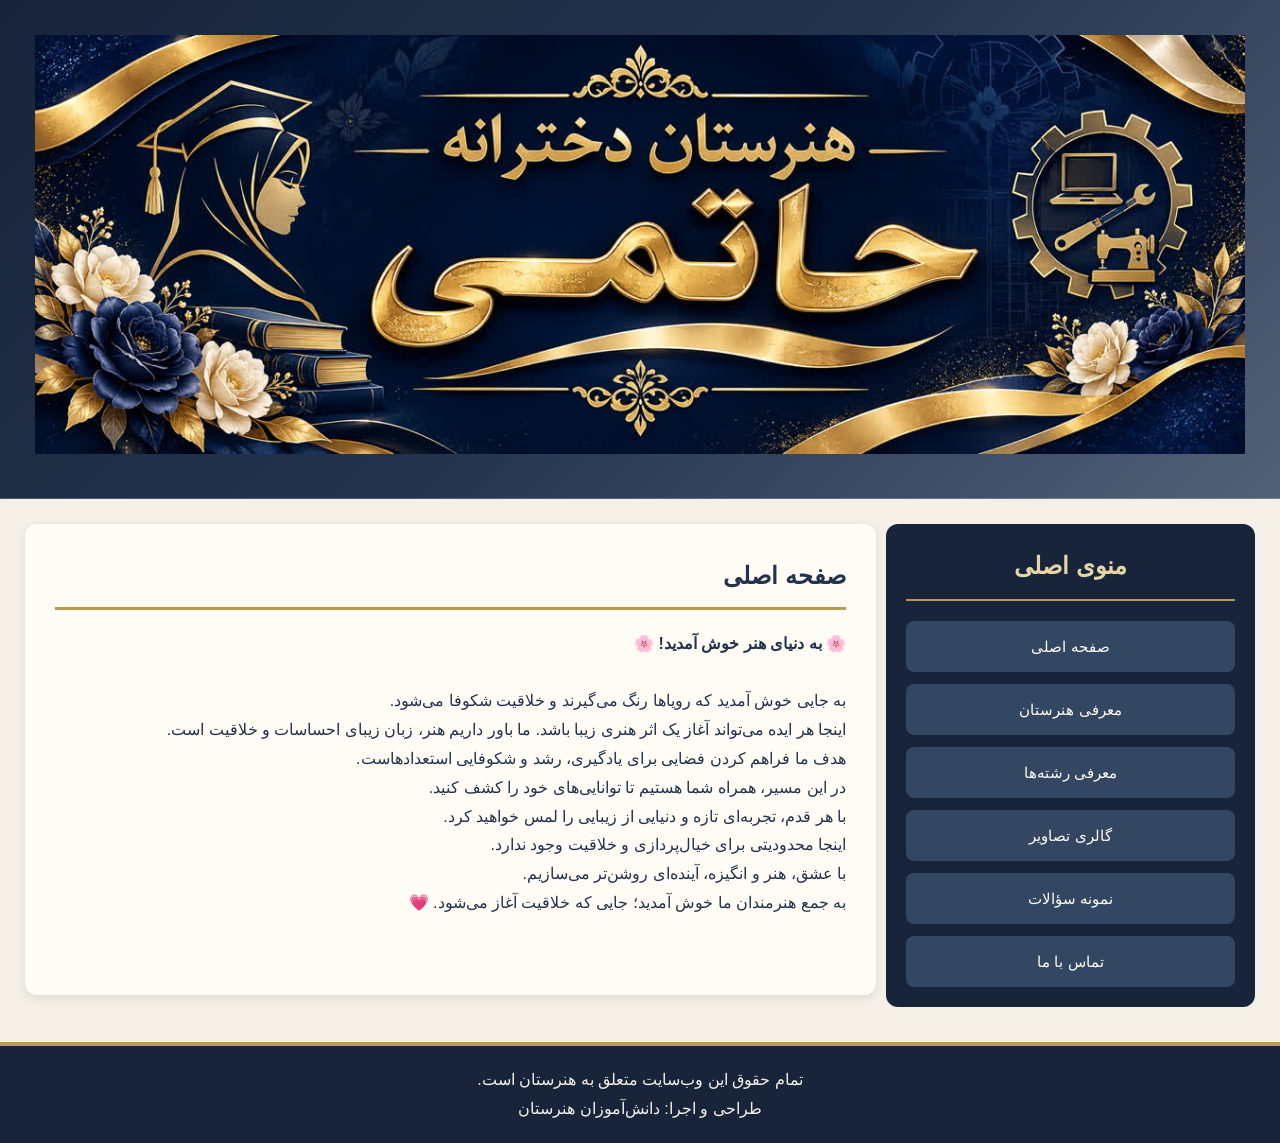
<file: index.html>
<!DOCTYPE html>
<html lang="fa" dir="rtl">
<head>
    <meta charset="UTF-8">
    <meta name="viewport" content="width=device-width, initial-scale=1.0">
    <title>وب‌سایت هنرستان</title>
    <link rel="stylesheet" href="style6.css">
</head>

<body>

    <!-- HEADER -->
    <header class="header">
        <div class="header-overlay">
			         <img src="sarsafhe.jpg">

        </div>
    </header>

    <!-- MAIN -->
    <main class="main-container">

        <!-- SIDEBAR -->
        <aside class="sidebar">
            <h2>منوی اصلی</h2>

            <nav class="menu">
                <a href="index.html">صفحه اصلی</a>
                <a href="honarestan.html">معرفی هنرستان</a>
                <a href="reshteha.html">معرفی رشته‌ها</a>
                <a href="gallery.html">گالری تصاویر</a>
                <a href="questions.html">نمونه سؤالات</a>
                <a href="contact.html">تماس با ما</a>
            </nav>
        </aside>

        <!-- CONTENT -->
        <section class="content">
            <h2>صفحه اصلی</h2>

			<p><h4>🌸 به دنیای هنر خوش آمدید! 🌸</h4><br>

به جایی خوش آمدید که رویاها رنگ می‌گیرند و خلاقیت شکوفا می‌شود.<br>
			اینجا هر ایده می‌تواند آغاز یک اثر هنری زیبا باشد. ما باور داریم هنر، زبان زیبای احساسات و خلاقیت است.<br>
			
			هدف ما فراهم کردن فضایی برای یادگیری، رشد و شکوفایی استعدادهاست.<br> 
			در این مسیر، همراه شما هستیم تا توانایی‌های خود را کشف کنید.<br> 
			با هر قدم، تجربه‌ای تازه و دنیایی از زیبایی را لمس خواهید کرد.<br>
			اینجا محدودیتی برای خیال‌پردازی و خلاقیت وجود ندارد.<br> 
			با عشق، هنر و انگیزه، آینده‌ای روشن‌تر می‌سازیم.<br>
			به جمع هنرمندان ما خوش آمدید؛ جایی که خلاقیت آغاز می‌شود. 💗</p><br>
        </section>

    </main>

    <!-- FOOTER -->
    <footer class="footer">
        <p>تمام حقوق این وب‌سایت متعلق به هنرستان است.</p>
        <p>طراحی و اجرا: دانش‌آموزان هنرستان</p>
    </footer>

</body>
</html>
</file>
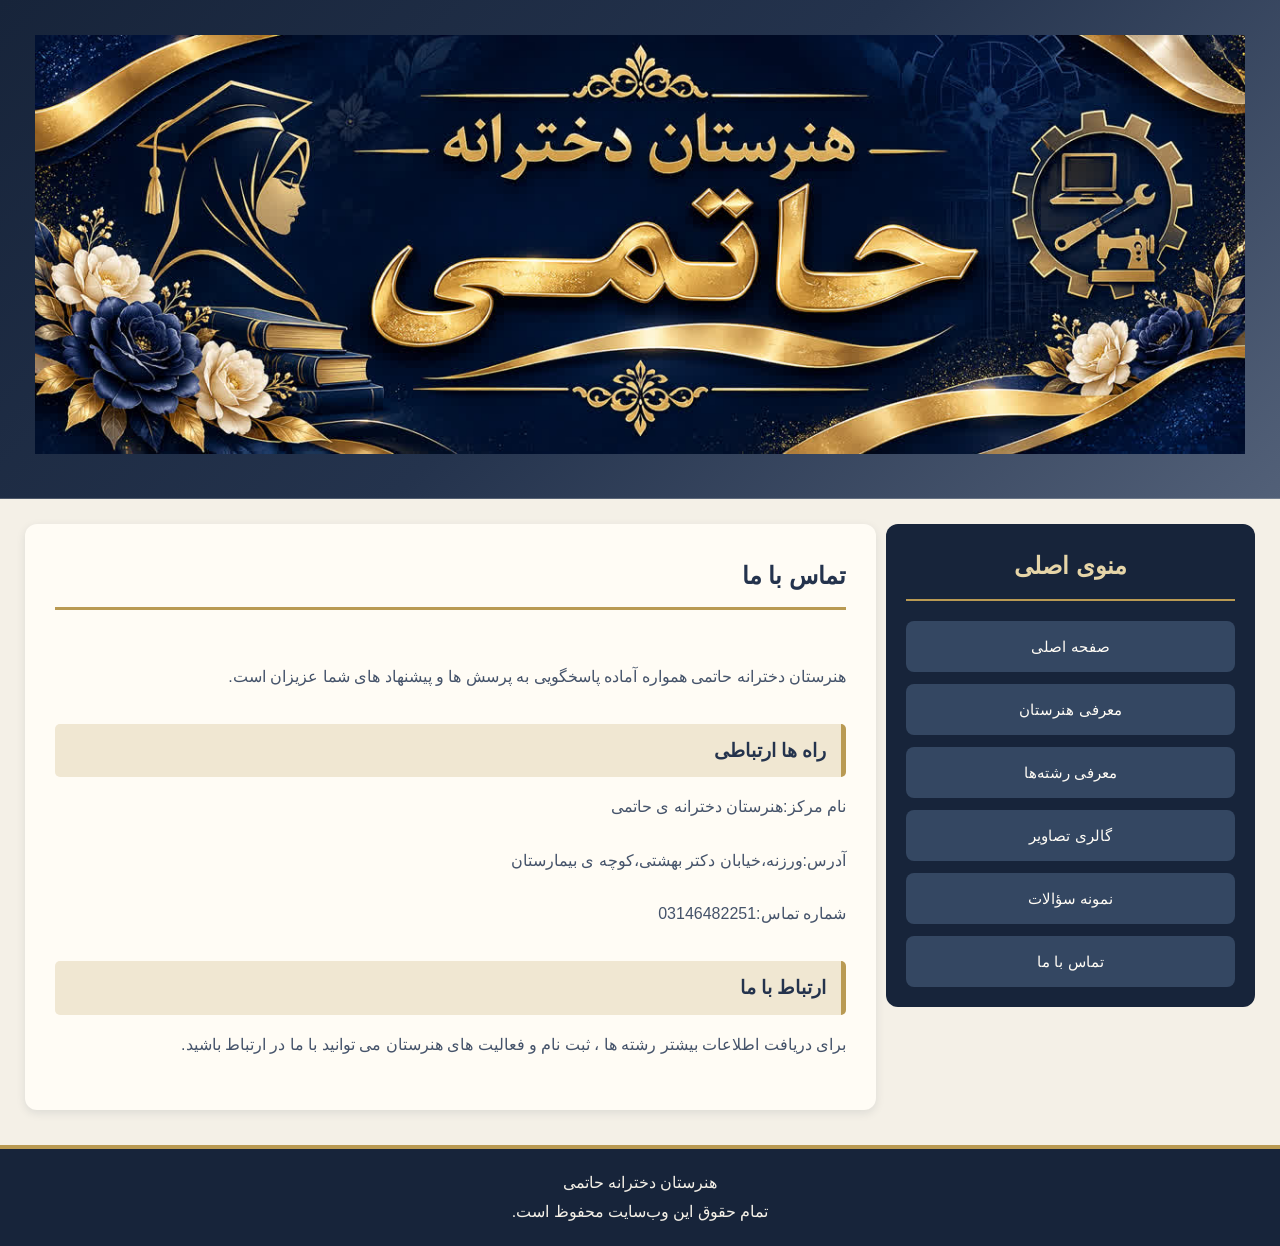
<file: contact.html>
<!DOCTYPE html>
<html lang="fa" dir="rtl">
<head>
    <meta charset="UTF-8">
    <meta name="viewport" content="width=device-width, initial-scale=1.0">
    <title> تماس با ما | هنرستان دخترانه حاتمی</title>
    <link rel="stylesheet" href="style6.css">
</head>

<body>

    <!-- HEADER -->
    <header class="header">
        <div class="header-overlay">
			         <img src="sarsafhe.jpg">

        </div>
    </header>

    <!-- MAIN -->
    <main class="main-container">

        <!-- SIDEBAR -->
        <aside class="sidebar">
            <h2>منوی اصلی</h2>

            <nav class="menu">
                <a href="index.html">صفحه اصلی</a>
                <a href="honarestan.html">معرفی هنرستان</a>
                <a href="reshteha.html">معرفی رشته‌ها</a>
                <a href="gallery.html">گالری تصاویر</a>
                <a href="questions.html">نمونه سؤالات</a>
                <a href="contact.html">تماس با ما</a>
            </nav>
        </aside>

        <!-- CONTENT -->
        <section class="content">

            <h2>تماس با ما</h2><br>
   <p>
	هنرستان دخترانه حاتمی همواره آماده پاسخگویی به پرسش ها و پیشنهاد های شما عزیزان است.
			</p>
	<h3> راه ها ارتباطی</h3>
		<p>نام مرکز:هنرستان دخترانه ی حاتمی </p>
		<p>آدرس:ورزنه،خیابان دکتر بهشتی،کوچه ی بیمارستان </p>
		<p>شماره تماس:03146482251</p>
		<h3> ارتباط با ما </h3>
		<p> برای دریافت اطلاعات بیشتر رشته ها ، ثبت نام و فعالیت های هنرستان می توانید با ما در ارتباط باشید.</p>
        </section>

    </main>

    <!-- FOOTER -->
    <footer class="footer">
        <p>هنرستان دخترانه حاتمی</p>
        <p>تمام حقوق این وب‌سایت محفوظ است.</p>
    </footer>

</body>
</html>
</file>
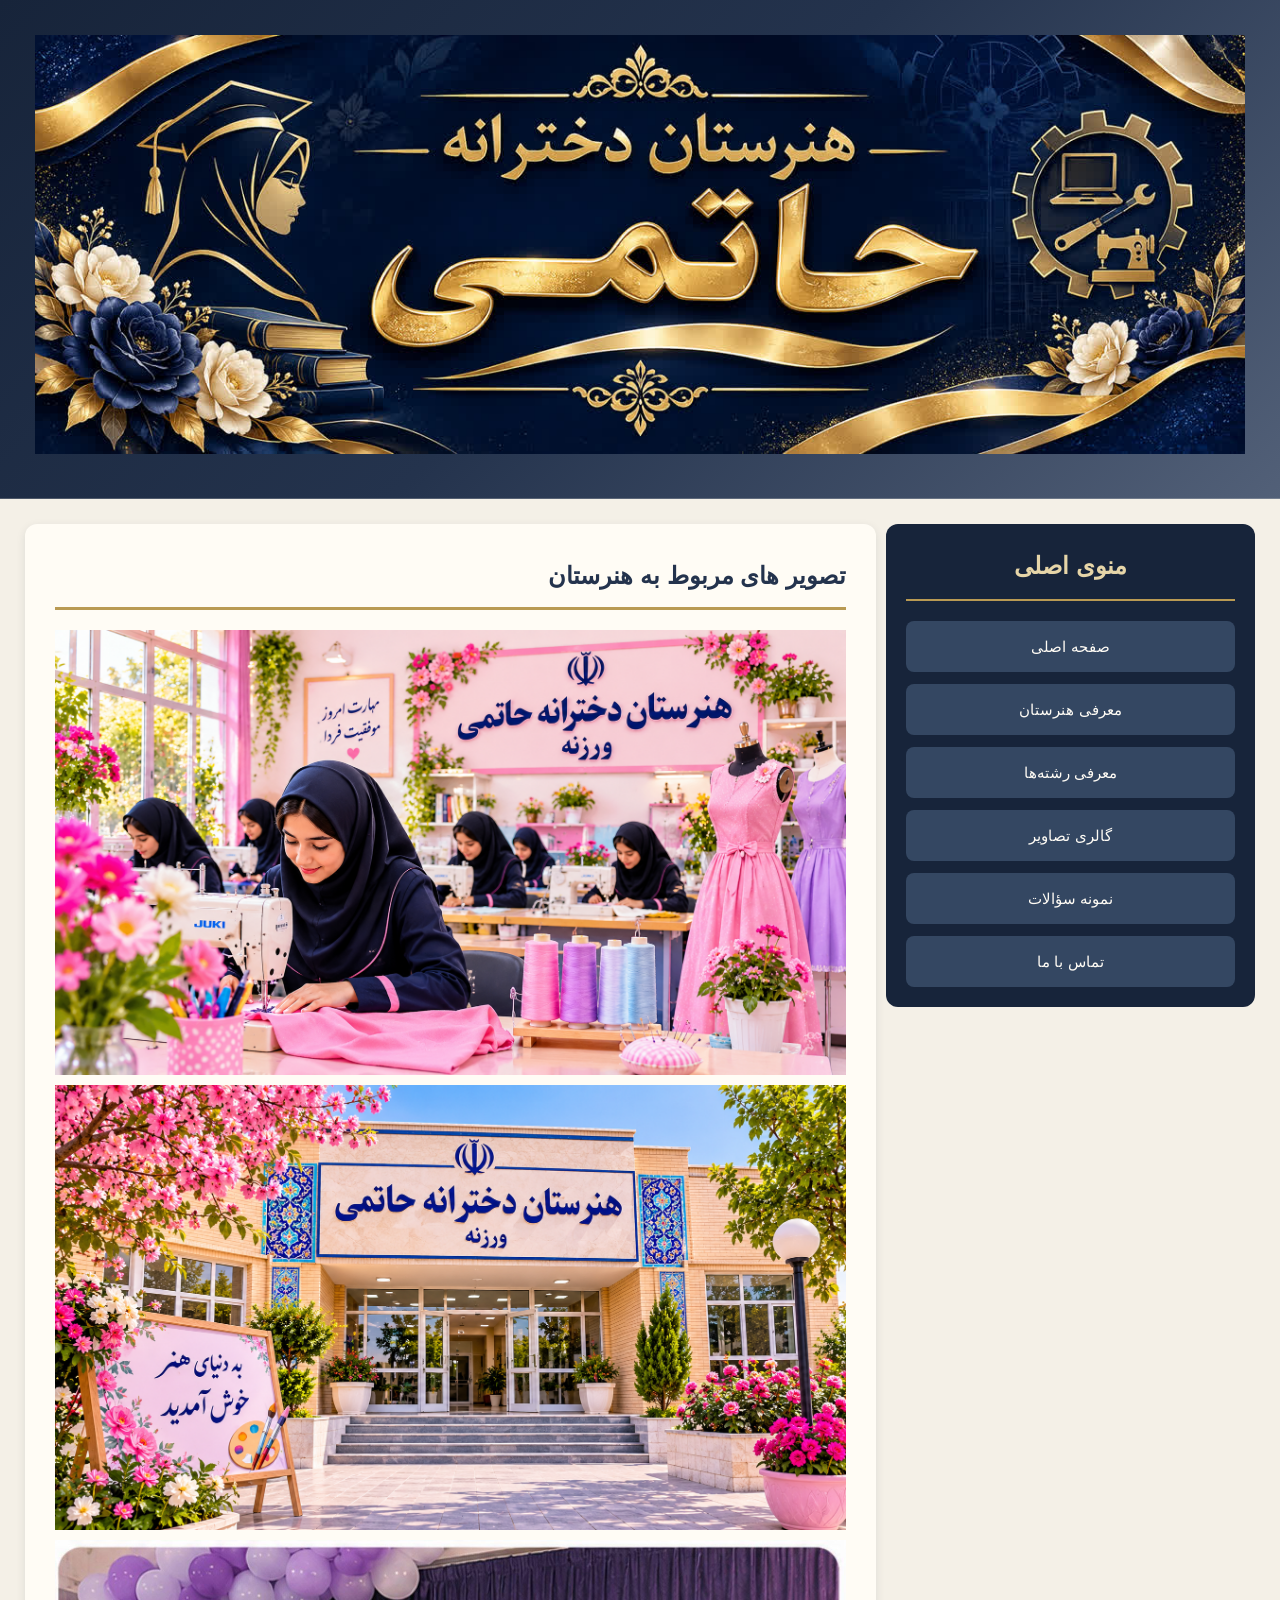
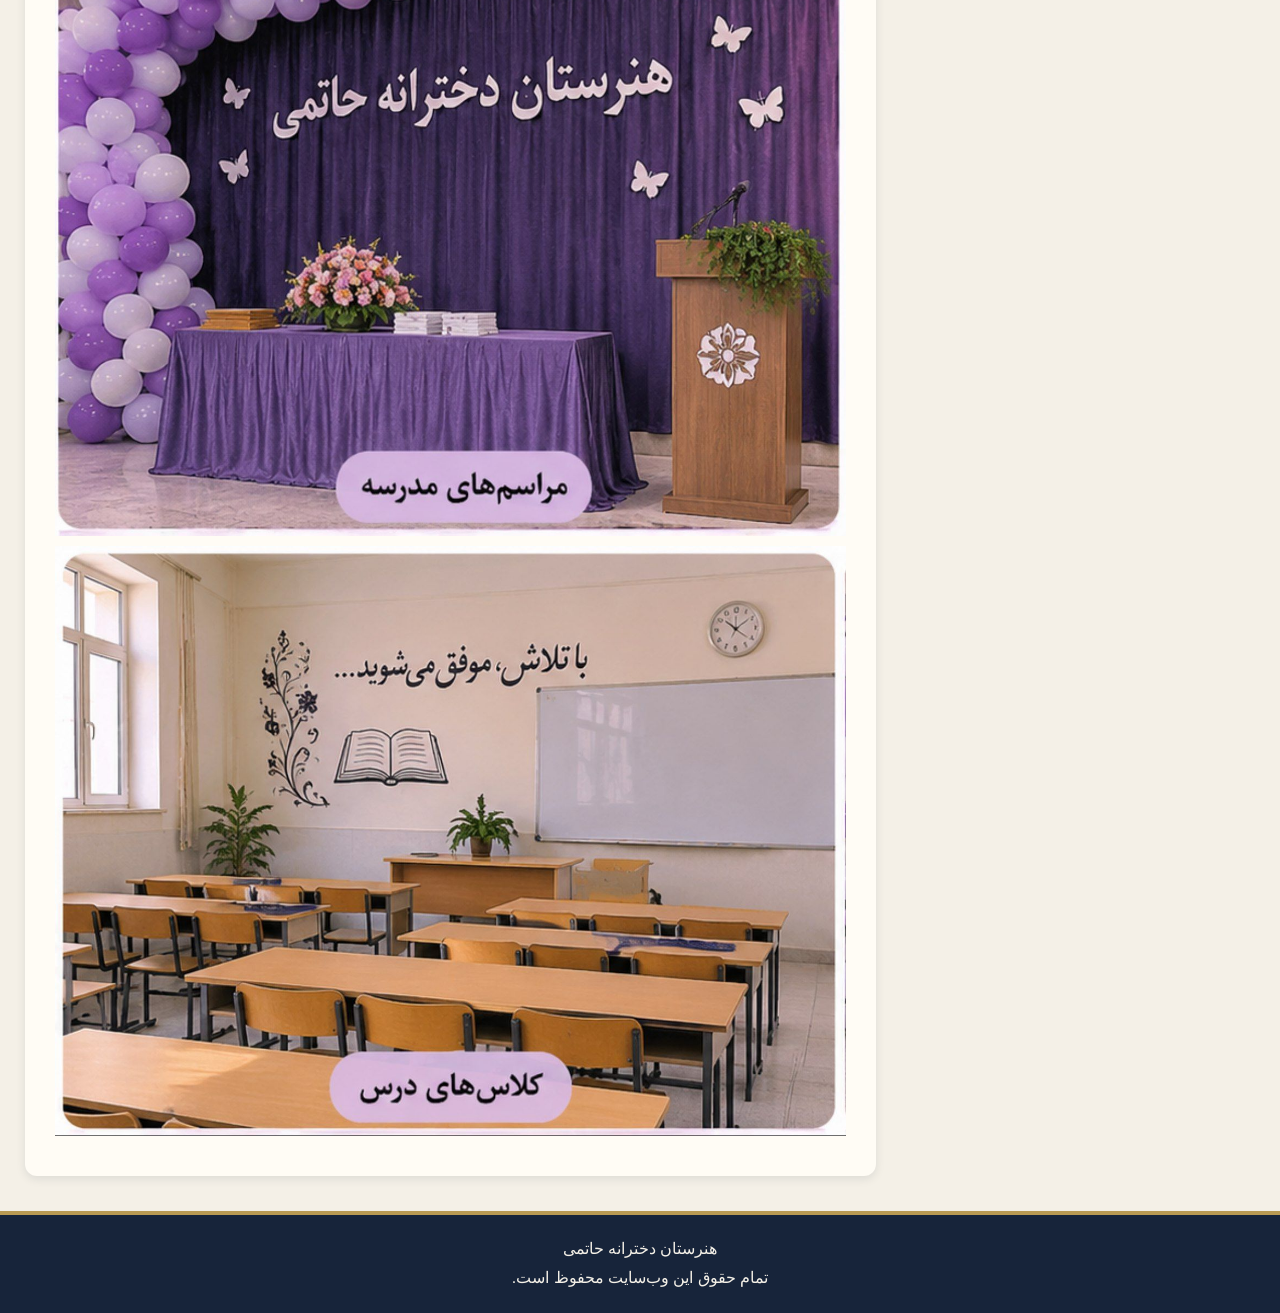
<file: gallery.html>
<!DOCTYPE html>
<html lang="fa" dir="rtl">
<head>
    <meta charset="UTF-8">
    <meta name="viewport" content="width=device-width, initial-scale=1.0">
    <title>تصاویر | هنرستان دخترانه حاتمی</title>
    <link rel="stylesheet" href="style6.css">
</head>

<body>

    <!-- HEADER -->
    <header class="header">
        <div class="header-overlay">
			         <img src="sarsafhe.jpg">
        </div>
    </header>

    <!-- MAIN -->
    <main class="main-container">

        <!-- SIDEBAR -->
        <aside class="sidebar">
            <h2>منوی اصلی</h2>

            <nav class="menu">
                <a href="index.html">صفحه اصلی</a>
                <a href="honarestan.html">معرفی هنرستان</a>
                <a href="reshteha.html">معرفی رشته‌ها</a>
                <a href="gallery.html">گالری تصاویر</a>
                <a href="questions.html">نمونه سؤالات</a>
                <a href="contact.html">تماس با ما</a>
            </nav>
        </aside>

        <!-- CONTENT -->
        <section class="content">

            <h2>تصویر های مربوط به هنرستان</h2>

         <img alt="کارگاه هنرستان" src="kargah.png">
		<img alt="نمای هنرستان" src="vorudi.png">
		<img alt="مراسم های هنرستان" src="marasem.jpg">
       <img alt="کلاس های مدرسه" src="kelass.jpg">
        </section>

    </main>

    <!-- FOOTER -->
    <footer class="footer">
        <p>هنرستان دخترانه حاتمی</p>
        <p>تمام حقوق این وب‌سایت محفوظ است.</p>
    </footer>

</body>
</html>
</file>
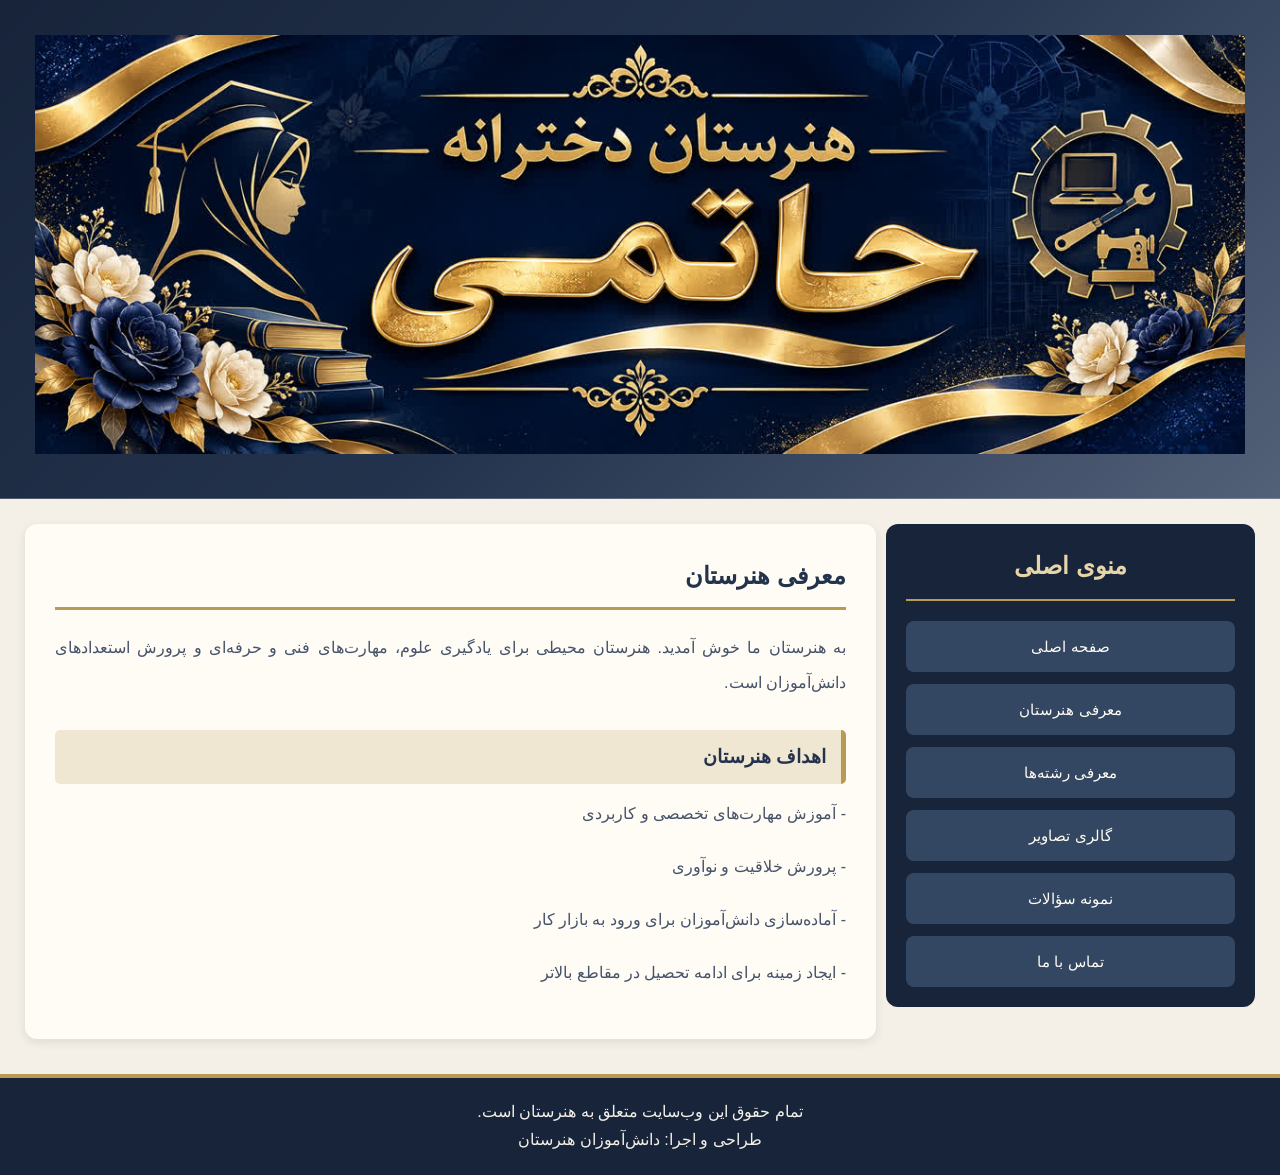
<file: honarestan.html>
<!DOCTYPE html>
<html lang="fa" dir="rtl">
<head>
    <meta charset="UTF-8">
    <meta name="viewport" content="width=device-width, initial-scale=1.0">
    <title>معرفی هنرستان</title>
    <link rel="stylesheet" href="style6.css">
</head>

<body>

    <header class="header">
        <div class="header-overlay">
			         <img src="sarsafhe.jpg">


        </div>
    </header>

    <main class="main-container">

        <aside class="sidebar">
            <h2>منوی اصلی</h2>
            <nav class="menu">
                <a href="index.html">صفحه اصلی</a>
                <a href="honarestan.html">معرفی هنرستان</a>
                <a href="reshteha.html">معرفی رشته‌ها</a>
                <a href="gallery.html">گالری تصاویر</a>
                <a href="questions.html">نمونه سؤالات</a>
                <a href="contact.html">تماس با ما</a>
            </nav>
        </aside>

        <section class="content">
            <h2>معرفی هنرستان</h2>

            <p>
                به هنرستان ما خوش آمدید.
                هنرستان محیطی برای یادگیری علوم،
                مهارت‌های فنی و حرفه‌ای و پرورش استعدادهای
                دانش‌آموزان است.
            </p>

            <h3>اهداف هنرستان</h3>

            <p>
                - آموزش مهارت‌های تخصصی و کاربردی
            </p>

            <p>
                - پرورش خلاقیت و نوآوری
            </p>

            <p>
                - آماده‌سازی دانش‌آموزان برای ورود به بازار کار
            </p>

            <p>
                - ایجاد زمینه برای ادامه تحصیل در مقاطع بالاتر
            </p>
        </section>

    </main>

    <footer class="footer">
        <p>تمام حقوق این وب‌سایت متعلق به هنرستان است.</p>
        <p>طراحی و اجرا: دانش‌آموزان هنرستان</p>
    </footer>

</body>
</html>
</file>
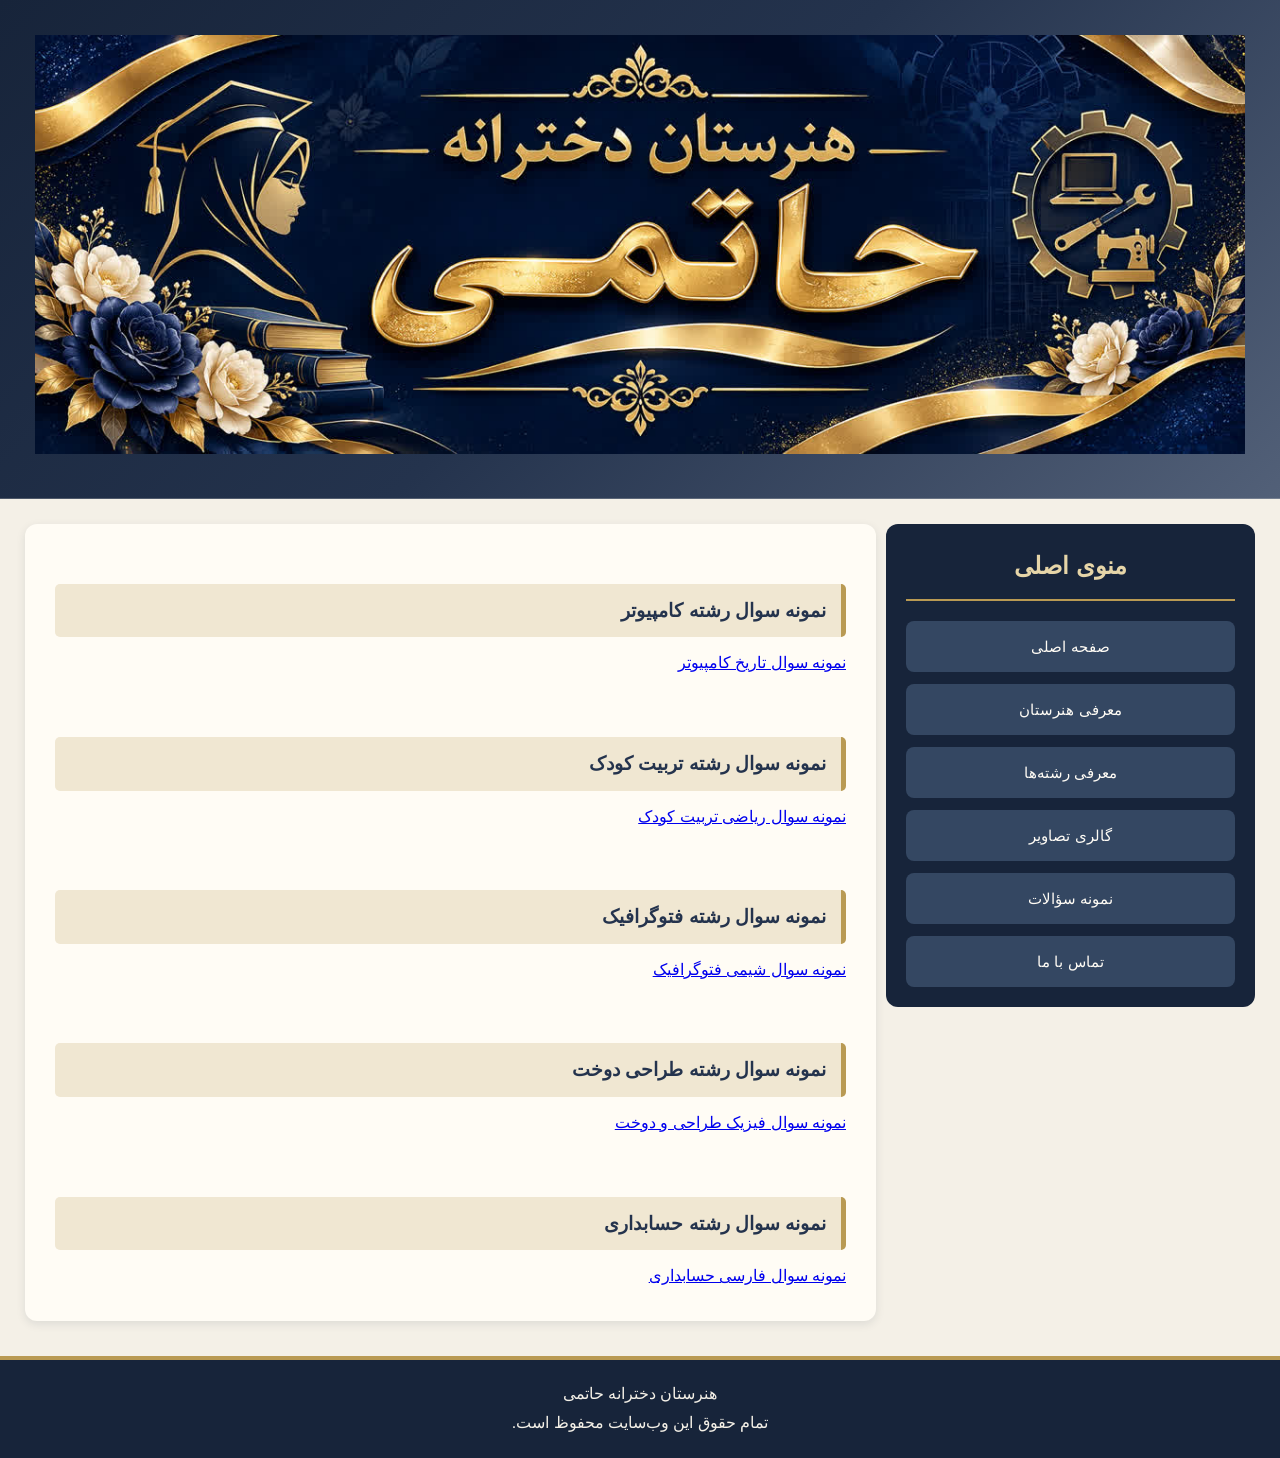
<file: questions.html>
<!DOCTYPE html>
<html lang="fa" dir="rtl">
<head>
    <meta charset="UTF-8">
    <meta name="viewport" content="width=device-width, initial-scale=1.0">
    <title>نمونه سوال | هنرستان دخترانه حاتمی</title>
    <link rel="stylesheet" href="style6.css">
</head>

<body>

    <!-- HEADER -->
    <header class="header">
        <div class="header-overlay">
			         <img src="sarsafhe.jpg">

        </div>
    </header>

    <!-- MAIN -->
    <main class="main-container">

        <!-- SIDEBAR -->
        <aside class="sidebar">
            <h2>منوی اصلی</h2>

            <nav class="menu">
                <a href="index.html">صفحه اصلی</a>
                <a href="honarestan.html">معرفی هنرستان</a>
                <a href="reshteha.html">معرفی رشته‌ها</a>
                <a href="gallery.html">گالری تصاویر</a>
                <a href="questions.html">نمونه سؤالات</a>
                <a href="contact.html">تماس با ما</a>
            </nav>
        </aside>

        <!-- CONTENT -->
        <section class="content">

            <h3>نمونه سوال رشته کامپیوتر</h3>
			<a href="tarikh.pdf">نمونه سوال تاریخ کامپیوتر </a><br><br>
			<h3>نمونه سوال رشته تربیت کودک</h3>
			<a href="riyszi.pdf">نمونه سوال ریاضی تربیت کودک </a><br><br>
			<h3>نمونه سوال رشته فتوگرافیک</h3>
			<a href="sgimi.pdf">نمونه سوال شیمی فتوگرافیک </a><br><br>
			<h3>نمونه سوال رشته طراحی دوخت</h3>
			<a href="fizik.pdf">نمونه سوال فیزیک طراحی و دوخت</a><br><br>
			<h3>نمونه سوال رشته حسابداری</h3>
			<a href="farsi.pdf">نمونه سوال فارسی حسابداری</a>

    </section>
</main>

    <!-- FOOTER -->
    <footer class="footer">
        <p>هنرستان دخترانه حاتمی</p>
        <p>تمام حقوق این وب‌سایت محفوظ است.</p>
    </footer>

</body>
</html>
</file>
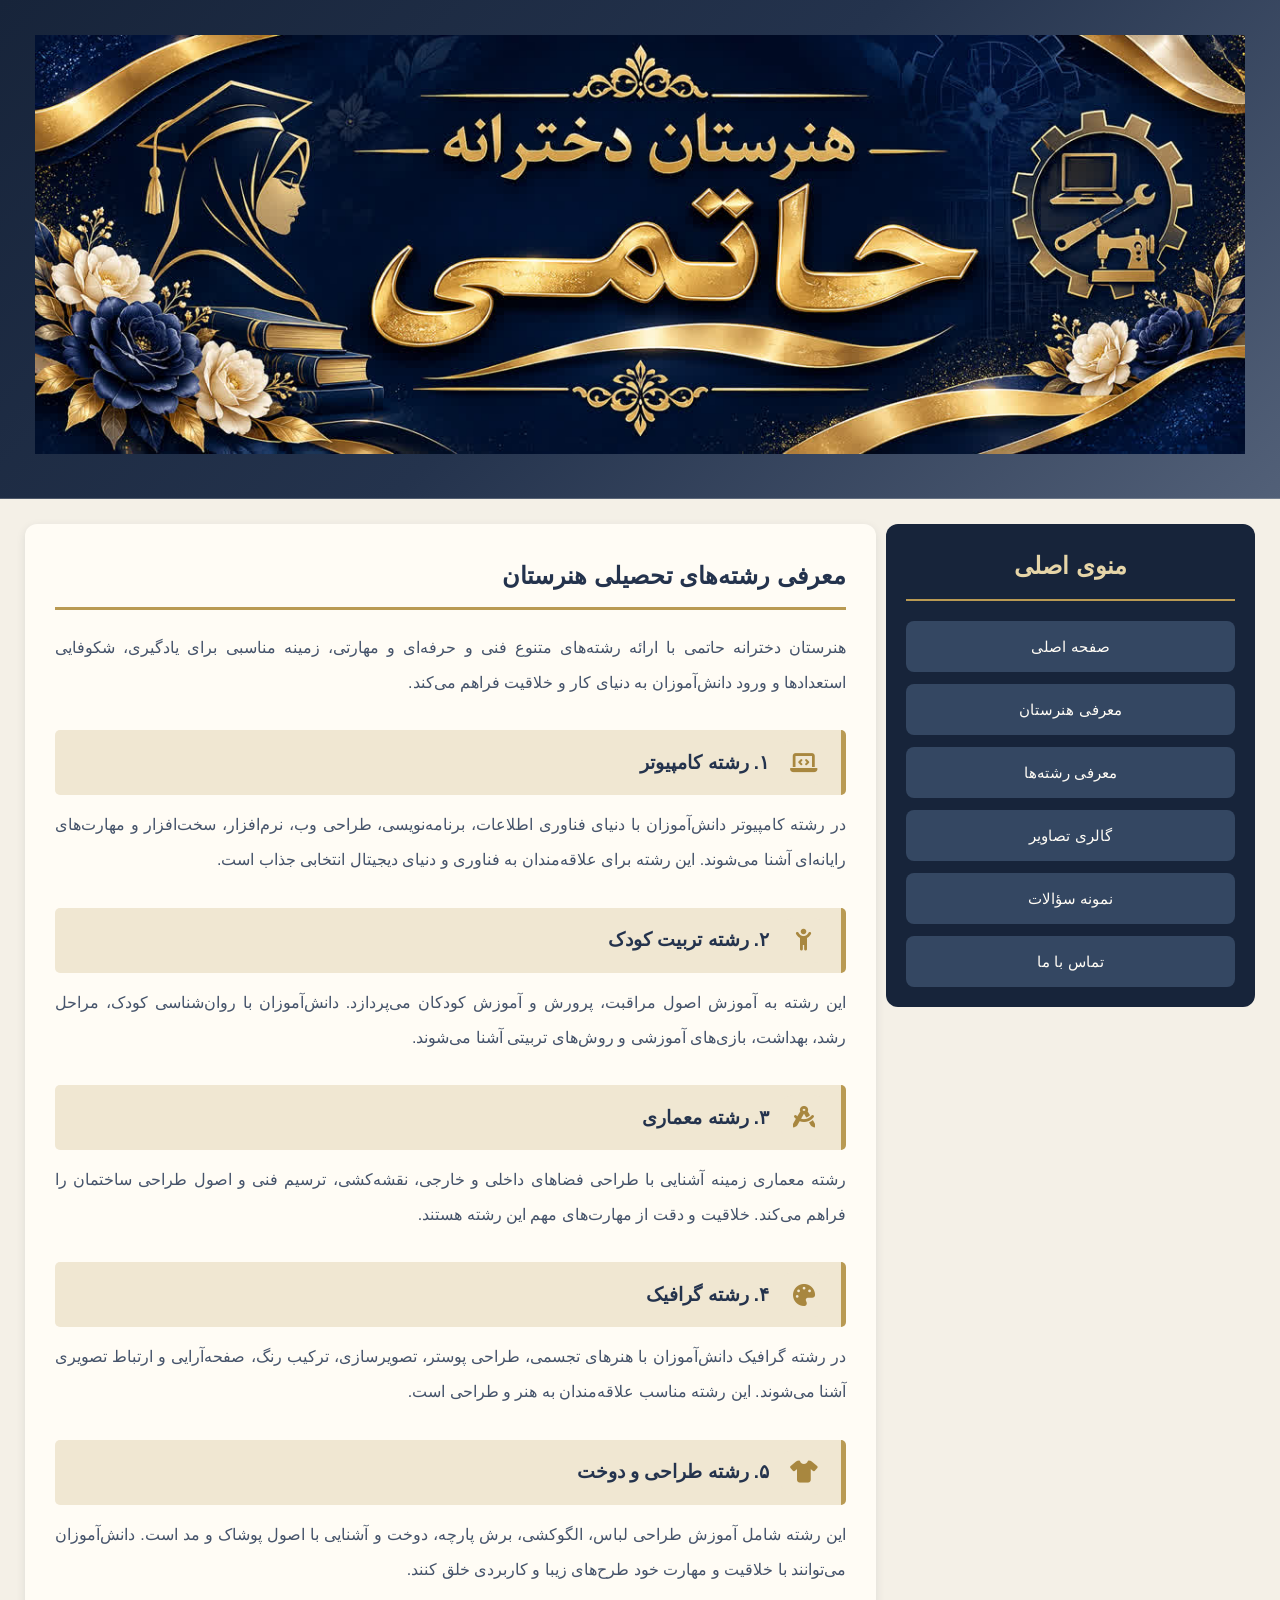
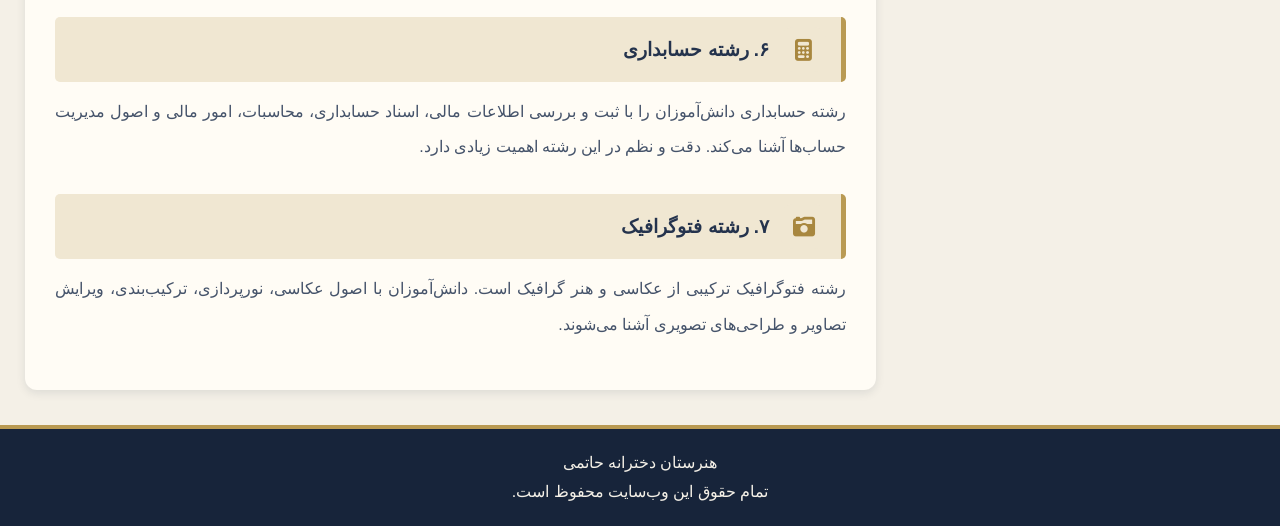
<file: reshteha.html>
<!DOCTYPE html>
<html lang="fa" dir="rtl">
<head>
    <meta charset="UTF-8">
    <meta name="viewport" content="width=device-width, initial-scale=1.0">
    <title>معرفی رشته‌ها | هنرستان دخترانه حاتمی</title>
    <link rel="stylesheet" href="style6.css">
	<link rel="stylesheet" href="https://cdnjs.cloudflare.com/ajax/libs/font-awesome/6.5.2/css/all.min.css">
</head>

<body>

    <!-- HEADER -->
    <header class="header">
        <div class="header-overlay">
			         <img src="sarsafhe.jpg">


        </div>
    </header>

    <!-- MAIN -->
    <main class="main-container">

        <!-- SIDEBAR -->
        <aside class="sidebar">
            <h2>منوی اصلی</h2>

            <nav class="menu">
                <a href="index.html">صفحه اصلی</a>
                <a href="honarestan.html">معرفی هنرستان</a>
                <a href="reshteha.html">معرفی رشته‌ها</a>
                <a href="gallery.html">گالری تصاویر</a>
                <a href="questions.html">نمونه سؤالات</a>
                <a href="contact.html">تماس با ما</a>
            </nav>
        </aside>

        <!-- CONTENT -->
        
<section class="content">

    <h2>معرفی رشته‌های تحصیلی هنرستان</h2>

    <p>
        هنرستان دخترانه حاتمی با ارائه رشته‌های متنوع
        فنی و حرفه‌ای و مهارتی، زمینه مناسبی برای
        یادگیری، شکوفایی استعدادها و ورود دانش‌آموزان
        به دنیای کار و خلاقیت فراهم می‌کند.
    </p>

    <h3>
        <i class="fa-solid fa-laptop-code"></i>
        ۱. رشته کامپیوتر
    </h3>
    <p>
        در رشته کامپیوتر دانش‌آموزان با دنیای فناوری
        اطلاعات، برنامه‌نویسی، طراحی وب، نرم‌افزار،
        سخت‌افزار و مهارت‌های رایانه‌ای آشنا می‌شوند.
        این رشته برای علاقه‌مندان به فناوری و دنیای دیجیتال
        انتخابی جذاب است.
    </p>

    <h3>
        <i class="fa-solid fa-child-reaching"></i>
        ۲. رشته تربیت کودک
    </h3>
    <p>
        این رشته به آموزش اصول مراقبت، پرورش و آموزش
        کودکان می‌پردازد. دانش‌آموزان با روان‌شناسی کودک،
        مراحل رشد، بهداشت، بازی‌های آموزشی و روش‌های
        تربیتی آشنا می‌شوند.
    </p>

    <h3>
        <i class="fa-solid fa-compass-drafting"></i>
        ۳. رشته معماری
    </h3>
    <p>
        رشته معماری زمینه آشنایی با طراحی فضاهای داخلی
        و خارجی، نقشه‌کشی، ترسیم فنی و اصول طراحی ساختمان
        را فراهم می‌کند. خلاقیت و دقت از مهارت‌های مهم
        این رشته هستند.
    </p>

    <h3>
        <i class="fa-solid fa-palette"></i>
        ۴. رشته گرافیک
    </h3>
    <p>
        در رشته گرافیک دانش‌آموزان با هنرهای تجسمی،
        طراحی پوستر، تصویرسازی، ترکیب رنگ، صفحه‌آرایی
        و ارتباط تصویری آشنا می‌شوند. این رشته مناسب
        علاقه‌مندان به هنر و طراحی است.
    </p>

    <h3>
        <i class="fa-solid fa-shirt"></i>
        ۵. رشته طراحی و دوخت
    </h3>
    <p>
        این رشته شامل آموزش طراحی لباس، الگوکشی،
        برش پارچه، دوخت و آشنایی با اصول پوشاک و مد است.
        دانش‌آموزان می‌توانند با خلاقیت و مهارت خود
        طرح‌های زیبا و کاربردی خلق کنند.
    </p>

    <h3>
        <i class="fa-solid fa-calculator"></i>
        ۶. رشته حسابداری
    </h3>
    <p>
        رشته حسابداری دانش‌آموزان را با ثبت و بررسی
        اطلاعات مالی، اسناد حسابداری، محاسبات،
        امور مالی و اصول مدیریت حساب‌ها آشنا می‌کند.
        دقت و نظم در این رشته اهمیت زیادی دارد.
    </p>

    <h3>
        <i class="fa-solid fa-camera-retro"></i>
        ۷. رشته فتوگرافیک
    </h3>
    <p>
        رشته فتوگرافیک ترکیبی از عکاسی و هنر گرافیک است.
        دانش‌آموزان با اصول عکاسی، نورپردازی، ترکیب‌بندی،
        ویرایش تصاویر و طراحی‌های تصویری آشنا می‌شوند.
    </p>

</section>


    </main>

    <!-- FOOTER -->
    <footer class="footer">
        <p>هنرستان دخترانه حاتمی</p>
        <p>تمام حقوق این وب‌سایت محفوظ است.</p>
    </footer>

</body>
</html>
</file>
<file: style6.css>
/* تنظیمات کلی صفحه */
* {
    margin: 0;
    padding: 0;
    box-sizing: border-box;
}

body {
    font-family: Tahoma, Arial, sans-serif;
    background-color: #F4F0E7;
    color: #24334D;
    direction: rtl;
    line-height: 1.8;
}

/* HEADER */
.header {
    width: 100%;
    min-height: 250px;
    background: linear-gradient(
        135deg,
        #17243A,
        #24334D,
        #526078
    );
    background-size: cover;
    background-position: center;
    display: flex;
    align-items: center;
    justify-content: center;
    text-align: center;
    color: #FFFCF5;
}

.header-overlay {
    padding: 35px;
}

.header h1 {
    font-size: 32px;
    margin-bottom: 10px;
    color: #E6D5A8;
}

.header p {
    font-size: 18px;
    color: #F4F0E7;
}

/* MAIN */
.main-container {
    display: grid;
    grid-template-columns: 250px minmax(0, 1fr);
    gap: 20px;
    padding: 25px;
    direction: rtl;
    align-items: stretch;
}

/* SIDEBAR */
.sidebar {
    background-color: #17243A;
    padding: 20px;
    border-radius: 12px;
}

.sidebar h2 {
    color: #E6D5A8;
    text-align: center;
    margin-bottom: 20px;
    border-bottom: 2px solid #B99A53;
    padding-bottom: 12px;
}

/* MENU BUTTONS */
.menu {
    display: flex;
    flex-direction: column;
    gap: 12px;
}

.menu a {
    display: block;
    background-color: #344762;
    color: #FFFCF5;
    text-decoration: none;
    text-align: center;
    padding: 12px;
    border-radius: 8px;
    transition: 0.3s;
    font-size: 15px;
}

.menu a:hover {
    background-color: #B99A53;
    color: #17243A;
    transform: translateX(-4px);
}

/* CONTENT */
.content {
    background-color: #FFFCF5;
    padding: 30px;
    border-radius: 12px;
    min-height: 400px;
    box-shadow: 0 3px 10px rgba(23, 36, 58, 0.10);
}

.content h2 {
    color: #24334D;
    border-bottom: 3px solid #B99A53;
    padding-bottom: 10px;
    margin-bottom: 20px;
}

.content p {
    font-size: 16px;
    line-height: 2.2;
    text-align: justify;
    margin-bottom: 18px;
    color: #45536A;
}

/* عنوان رشته ها */
.content h3 {
    color: #24334D;
    background-color: #F0E7D2;
    padding: 10px 15px;
    border-right: 5px solid #B99A53;
    border-radius: 5px;
    margin-top: 25px;
    margin-bottom: 12px;
}

/* FOOTER */
.footer {
    background-color: #17243A;
    color: #F4F0E7;
    text-align: center;
    padding: 20px;
    margin-top: 10px;
    border-top: 4px solid #B99A53;
}

/* RESPONSIVE */
@media (max-width: 700px) {
    /* در موبایل هم منو سمت راست و محتوا سمت چپ باقی می‌مانند */
    .main-container {
        display: grid;
        grid-template-columns: minmax(112px, 30%) minmax(0, 1fr);
        direction: rtl;
        align-items: start;
        gap: 10px;
        padding: 12px;
    }

    .sidebar {
        width: auto;
        min-width: 0;
        padding: 12px 8px;
    }

    .sidebar h2 {
        font-size: 16px;
        margin-bottom: 12px;
        padding-bottom: 8px;
    }

    .menu {
        display: flex;
        flex-direction: column;
        gap: 8px;
    }

    .menu a {
        padding: 9px 5px;
        font-size: 12px;
        line-height: 1.7;
        overflow-wrap: anywhere;
    }

    .content {
        width: auto;
        min-width: 0;
        padding: 16px 12px;
        min-height: 0;
        overflow-wrap: anywhere;
    }

    .content h2 { font-size: 19px; }
    .content p {
        font-size: 13px;
        line-height: 2;
        text-align: right;
    }

    .header {
        min-height: 190px;
    }

    .header-overlay { padding: 22px 12px; }
    .header h1 { font-size: 23px; }
    .header p { font-size: 14px; }

    .content img {
        max-width: 100%;
        height: auto;
    }
}

/* گوشی‌های باریک */
@media (max-width: 380px) {
    .main-container {
        grid-template-columns: minmax(96px, 32%) minmax(0, 1fr);
        gap: 7px;
        padding: 8px;
    }

    .sidebar { padding: 9px 5px; }
    .sidebar h2 { font-size: 13px; }
    .menu a { font-size: 11px; padding: 8px 3px; }
    .content { padding: 12px 9px; }
    .content h2 { font-size: 16px; }
    .content p { font-size: 12px; }
}

/* استایل آیکون رشته‌ها */
.content h3 {
    display: flex;
    align-items: center;
    gap: 12px;
    color: #24334D;
    margin-top: 30px;
}

.content h3 i {
    width: 45px;
    height: 45px;
    background: #F0E7D2;
    color: #A8873F;
    border-radius: 12px;
    display: inline-flex;
    align-items: center;
    justify-content: center;
    font-size: 22px;
    flex-shrink: 0;
    transition: 0.3s;
}

.content h3 i:hover {
    background: #B99A53;
    color: #FFFFFF;
    transform: scale(1.1);
}


/* اصلاح نهایی نمایش در گوشی؛ منو راست و محتوا چپ */
html, body { width: 100%; max-width: 100%; overflow-x: hidden; }
* { box-sizing: border-box; }
.main-container {
    display: grid !important;
    grid-template-columns: minmax(105px, 30%) minmax(0, 1fr) !important;
    direction: rtl !important;
    gap: 10px;
    width: 100%;
    max-width: 100%;
    align-items: start;
}
.sidebar, .content { min-width: 0; }
.content { overflow-wrap: anywhere; }
.content img, .gallery-image, .header-overlay img {
    max-width: 100%;
    height: auto;
}
.gallery-image { width: min(100%, 500px); object-fit: contain; }
@media (max-width: 700px) {
    .main-container {
        grid-template-columns: minmax(100px, 32%) minmax(0, 1fr) !important;
        gap: 8px;
        padding: 9px;
    }
    .sidebar { padding: 10px 6px; }
    .sidebar h2 { font-size: 13px; line-height: 1.7; }
    .menu { gap: 7px; }
    .menu a { font-size: 11px; line-height: 1.7; padding: 8px 3px; overflow-wrap: anywhere; }
    .content { padding: 13px 9px; min-height: 0; }
    .content h2 { font-size: 16px; line-height: 1.8; }
    .content h3 { font-size: 13px; line-height: 1.8; }
    .content p { font-size: 12px; line-height: 2; text-align: right; }
    .footer { font-size: 11px; padding: 14px 8px; }
    .header-overlay { width: 100%; padding: 8px; }
    .header-overlay img { width: 100%; max-height: 170px; object-fit: contain; }
}
@media (max-width: 360px) {
    .main-container { grid-template-columns: minmax(92px, 33%) minmax(0, 1fr) !important; gap: 6px; padding: 7px; }
    .menu a { font-size: 10px; padding: 7px 2px; }
    .content { padding: 10px 7px; }
    .content p { font-size: 11px; }
}
</file>
